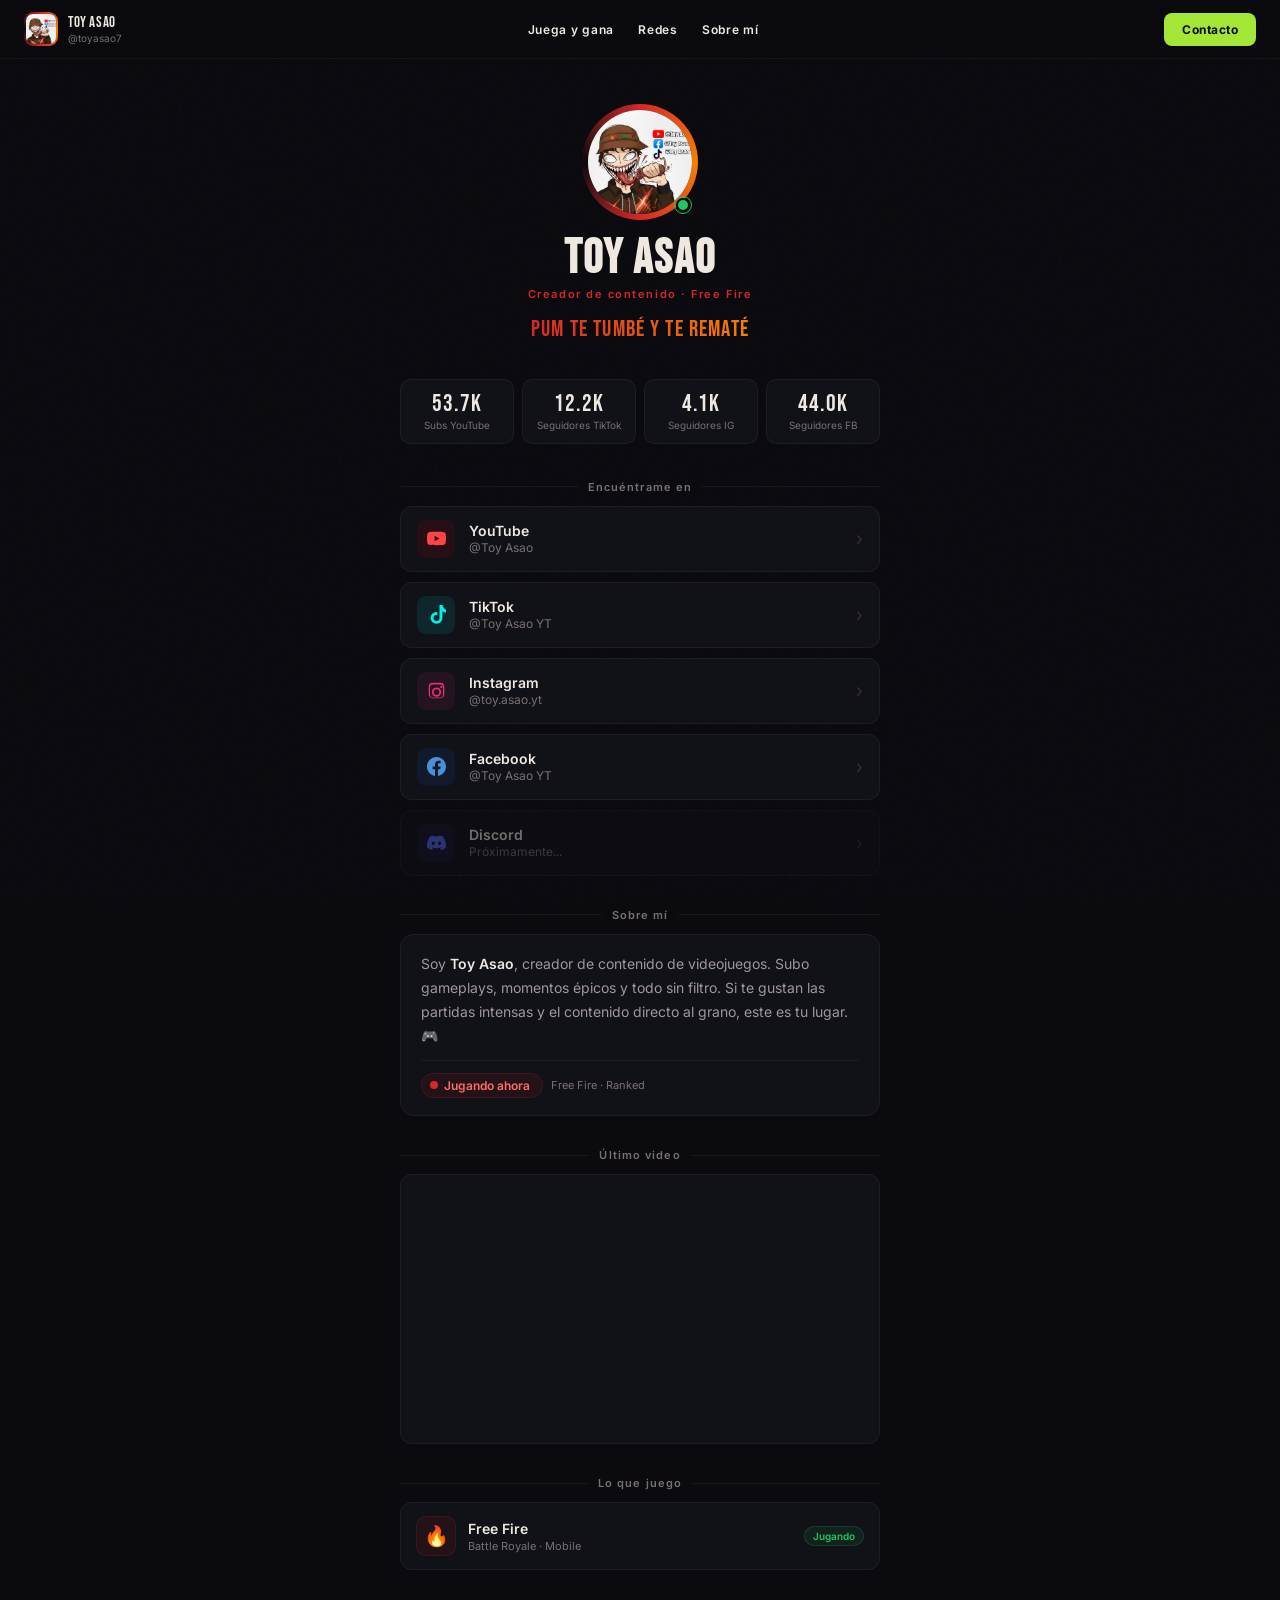
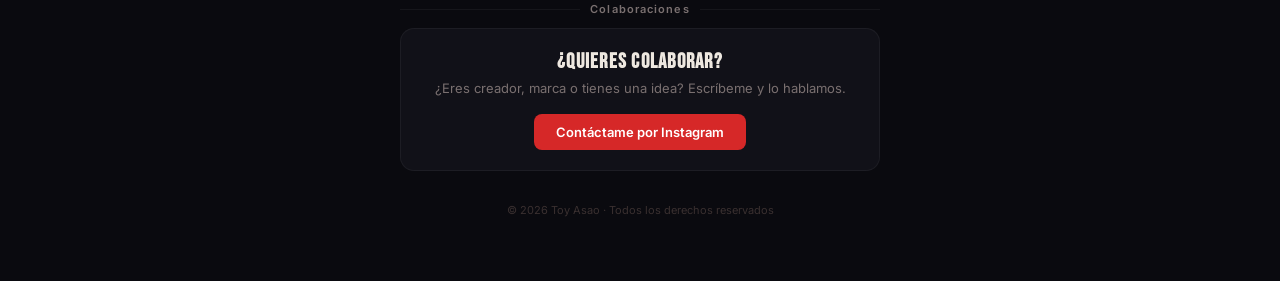
<file: index.html>
<!DOCTYPE html>
<html lang="es">
<head>
  <meta charset="UTF-8">
  <meta http-equiv="Cache-Control" content="no-cache, no-store, must-revalidate">
  <meta http-equiv="Pragma" content="no-cache">
  <meta http-equiv="Expires" content="0">
  <meta name="viewport" content="width=device-width, initial-scale=1.0">
  <title>Toy Asao — Free Fire Creator</title>
  <link rel="stylesheet" href="styles.css">
</head>
<body>

<nav class="navbar">
  <div class="nav-left">
    <div class="nav-avatar"><img src="foto.jpg" alt="Toy Asao"></div>
    <div class="nav-id">
      <span class="n">Toy Asao</span>
      <span class="h">@toyasao7</span>
    </div>
  </div>

  <div class="nav-links">
    <a href="jackpot.html">Juega y gana</a>
    <a href="#redes">Redes</a>
    <a href="#sobre">Sobre mí</a>
  </div>

  <a class="nav-contact" href="https://www.instagram.com/toy.asao.yt" target="_blank" rel="noopener">Contacto</a>
</nav>

<main class="wrap">

  <!-- ══════════════════════════════════════
       HERO — Foto, nombre y frase
       ══════════════════════════════════════ -->
  <section class="hero">

    <div class="pfp-shell">
      <div class="pfp-ring"></div>
      <img class="pfp-img"
           src="foto.jpg"
           alt="Toy Asao">
      <div class="live-dot"></div>
    </div>

    <h1 class="name">Toy Asao</h1>
    <p class="tagline">Creador de contenido · Free Fire</p>
    <p class="phrase"><span>Pum te tumbé y te rematé</span></p>

  </section>


  <!-- ══════════════════════════════════════
       ESTADÍSTICAS
       Actualiza los números en script.js → STATS
       ══════════════════════════════════════ -->
  <div class="stats">
    <div class="stat">
      <span class="stat-num" id="yt-subs">—</span>
      <span class="stat-label">Subs YouTube</span>
    </div>
    <div class="stat">
      <span class="stat-num" id="tt-followers">—</span>
      <span class="stat-label">Seguidores TikTok</span>
    </div>
    <div class="stat">
      <span class="stat-num" id="ig-followers">—</span>
      <span class="stat-label">Seguidores IG</span>
    </div>
    <div class="stat">
      <span class="stat-num" id="fb-followers">—</span>
      <span class="stat-label">Seguidores FB</span>
    </div>
  </div>


  <!-- ══════════════════════════════════════
       REDES SOCIALES
       Para cambiar un link: edita el href=""
       ══════════════════════════════════════ -->
  <div class="sec-title" id="redes">
    <div class="sec-line"></div>
    <span>Encuéntrame en</span>
    <div class="sec-line"></div>
  </div>

  <div class="links">

    <!-- YouTube -->
    <a class="link-btn btn-yt"
       href="https://youtube.com/@toyasao7"
       target="_blank" rel="noopener">
      <div class="btn-icon icon-yt">
        <svg fill="#FF4444" viewBox="0 0 24 24">
          <path d="M23.5 6.2a3 3 0 0 0-2.1-2.1C19.5 3.6 12 3.6 12 3.6s-7.5 0-9.4.5A3 3 0 0 0 .5 6.2 31.2 31.2 0 0 0 0 12a31.2 31.2 0 0 0 .5 5.8 3 3 0 0 0 2.1 2.1c1.9.5 9.4.5 9.4.5s7.5 0 9.4-.5a3 3 0 0 0 2.1-2.1A31.2 31.2 0 0 0 24 12a31.2 31.2 0 0 0-.5-5.8zM9.6 15.6V8.4l6.2 3.6-6.2 3.6z"/>
        </svg>
      </div>
      <div class="btn-info">
        <span class="btn-name">YouTube</span>
        <span class="btn-handle">@Toy Asao</span>
      </div>
      <span class="btn-arrow">›</span>
    </a>

    <!-- TikTok -->
    <a class="link-btn btn-tt"
       href="https://www.tiktok.com/@toyasao.ff"
       target="_blank" rel="noopener">
      <div class="btn-icon icon-tt">
        <svg fill="#00F2EA" viewBox="0 0 24 24">
          <path d="M19.6 0h-3.8v16.3a3.8 3.8 0 0 1-3.8 3.8 3.8 3.8 0 0 1-3.8-3.8 3.8 3.8 0 0 1 3.8-3.8c.4 0 .7 0 1 .1V8.8c-.3 0-.7-.1-1-.1A7.5 7.5 0 0 0 4.5 16.3 7.5 7.5 0 0 0 12 23.8a7.5 7.5 0 0 0 7.5-7.5V7.9A11.3 11.3 0 0 0 26 10V6.4a7.6 7.6 0 0 1-6.4-6.4z"/>
        </svg>
      </div>
      <div class="btn-info">
        <span class="btn-name">TikTok</span>
        <span class="btn-handle">@Toy Asao YT</span>
      </div>
      <span class="btn-arrow">›</span>
    </a>

    <!-- Instagram -->
    <a class="link-btn btn-ig"
       href="https://www.instagram.com/toy.asao.yt"
       target="_blank" rel="noopener">
      <div class="btn-icon icon-ig">
        <svg fill="#E1306C" viewBox="0 0 24 24">
          <path d="M12 2.2c3.2 0 3.6 0 4.9.1 3.3.1 4.8 1.7 4.9 4.9.1 1.3.1 1.6.1 4.8 0 3.2 0 3.6-.1 4.8-.1 3.2-1.6 4.8-4.9 4.9-1.3.1-1.6.1-4.9.1-3.2 0-3.6 0-4.8-.1-3.3-.1-4.8-1.7-4.9-4.9-.1-1.3-.1-1.6-.1-4.8 0-3.2 0-3.6.1-4.8C2.4 3.9 3.9 2.3 7.2 2.3c1.3-.1 1.6-.1 4.8-.1zm0 2.2c-3.1 0-3.5 0-4.7.1-2.3.1-3.3 1.1-3.4 3.4-.1 1.2-.1 1.5-.1 4.7s0 3.5.1 4.7c.1 2.3 1.1 3.3 3.4 3.4 1.2.1 1.5.1 4.7.1s3.5 0 4.7-.1c2.3-.1 3.3-1.1 3.4-3.4.1-1.2.1-1.5.1-4.7s0-3.5-.1-4.7c-.1-2.3-1.1-3.3-3.4-3.4-1.2-.1-1.5-.1-4.7-.1zm0 3.7a5.9 5.9 0 1 1 0 11.8A5.9 5.9 0 0 1 12 8.1zm0 2.2a3.7 3.7 0 1 0 0 7.4 3.7 3.7 0 0 0 0-7.4zm6.1-3.9a1.4 1.4 0 1 1 0 2.8 1.4 1.4 0 0 1 0-2.8z"/>
        </svg>
      </div>
      <div class="btn-info">
        <span class="btn-name">Instagram</span>
        <span class="btn-handle">@toy.asao.yt</span>
      </div>
      <span class="btn-arrow">›</span>
    </a>

    <!-- Facebook -->
    <a class="link-btn btn-fb"
       href="https://www.facebook.com/share/1F2mTrfVc9/"
       target="_blank" rel="noopener">
      <div class="btn-icon icon-fb">
        <svg fill="#4A90D9" viewBox="0 0 24 24">
          <path d="M24 12.1C24 5.4 18.6 0 12 0S0 5.4 0 12.1C0 18.1 4.4 23.1 10.1 24v-8.4H7.1v-3.5h3V9.4c0-3 1.8-4.6 4.5-4.6 1.3 0 2.7.2 2.7.2v2.9h-1.5c-1.5 0-1.9.9-1.9 1.9v2.2h3.3l-.5 3.5h-2.8V24C19.6 23.1 24 18.1 24 12.1z"/>
        </svg>
      </div>
      <div class="btn-info">
        <span class="btn-name">Facebook</span>
        <span class="btn-handle">@Toy Asao YT</span>
      </div>
      <span class="btn-arrow">›</span>
    </a>

    <!-- Discord — se activa automáticamente cuando pongas el link en script.js -->
    <a class="link-btn btn-dc btn-disabled"
       id="discord-btn"
       href="#"
       target="_blank" rel="noopener">
      <div class="btn-icon icon-dc">
        <svg fill="#5865F2" viewBox="0 0 24 24">
          <path d="M20.3 4.4A19.8 19.8 0 0 0 15.4 3c-.2.4-.5.9-.7 1.3a18.3 18.3 0 0 0-5.5 0A13.4 13.4 0 0 0 8.5 3 19.8 19.8 0 0 0 3.7 4.4C.5 9.2-.3 13.8.1 18.4a20 20 0 0 0 6.1 3.1c.5-.7.9-1.4 1.3-2.1-.7-.3-1.4-.6-2-1l.5-.4a14.2 14.2 0 0 0 12 0l.5.4c-.6.4-1.3.7-2 1 .4.7.8 1.4 1.3 2.1a19.9 19.9 0 0 0 6.1-3.1c.5-5.3-.9-9.9-3.6-14zM8 15.5c-1.2 0-2.1-1.1-2.1-2.4 0-1.3.9-2.4 2.1-2.4 1.2 0 2.1 1.1 2.1 2.4 0 1.3-.9 2.4-2.1 2.4zm7.9 0c-1.2 0-2.1-1.1-2.1-2.4 0-1.3.9-2.4 2.1-2.4 1.2 0 2.1 1.1 2.1 2.4 0 1.3-.9 2.4-2.1 2.4z"/>
        </svg>
      </div>
      <div class="btn-info">
        <span class="btn-name">Discord</span>
        <span class="btn-handle" id="discord-handle">Próximamente...</span>
      </div>
      <span class="btn-arrow">›</span>
    </a>

  </div>


  <!-- ══════════════════════════════════════
       SOBRE MÍ
       Edita el texto dentro del <p> si quieres
       ══════════════════════════════════════ -->
  <div class="sec-title" id="sobre">
    <div class="sec-line"></div>
    <span>Sobre mí</span>
    <div class="sec-line"></div>
  </div>

  <div class="about">
    <p>
      Soy <b>Toy Asao</b>, creador de contenido de videojuegos.
      Subo gameplays, momentos épicos y todo sin filtro.
      Si te gustan las partidas intensas y el contenido directo al grano,
      este es tu lugar. 🎮
    </p>
    <div class="about-game">
      <div class="game-badge">
        <div class="game-dot"></div>
        Jugando ahora
      </div>
      <span class="about-game-label">Free Fire · Ranked</span>
    </div>
  </div>


  <!-- ══════════════════════════════════════
       ÚLTIMO VIDEO DE YOUTUBE
       Para cambiar el video: reemplaza "toyasao7"
       con tu nombre de canal o pega el ID del video
       ══════════════════════════════════════ -->
  <div class="sec-title">
    <div class="sec-line"></div>
    <span>Último video</span>
    <div class="sec-line"></div>
  </div>

  <div class="video-section">
    <div class="video-embed">
      <iframe
        src="https://www.youtube.com/embed?listType=user_uploads&list=toyasao7&index=1"
        title="Último video de Toy Asao"
        allow="accelerometer; autoplay; clipboard-write; encrypted-media; gyroscope; picture-in-picture"
        allowfullscreen>
      </iframe>
    </div>
  </div>


  <!-- ══════════════════════════════════════
       LO QUE JUEGO
       Para agregar más juegos: copia un .game-card
       y cambia el emoji, título y estado
       ══════════════════════════════════════ -->
  <div class="sec-title">
    <div class="sec-line"></div>
    <span>Lo que juego</span>
    <div class="sec-line"></div>
  </div>

  <div class="games">
    <div class="games-grid">

      <div class="game-card">
        <div class="game-icon">🔥</div>
        <div class="game-info">
          <span class="game-title">Free Fire</span>
          <span class="game-status">Battle Royale · Mobile</span>
        </div>
        <span class="playing-badge">Jugando</span>
      </div>

      <!-- Para agregar otro juego, descomenta esto y edita:
      <div class="game-card">
        <div class="game-icon">🎮</div>
        <div class="game-info">
          <span class="game-title">Nombre del juego</span>
          <span class="game-status">Género · Plataforma</span>
        </div>
        <span class="playing-badge">Jugando</span>
      </div>
      -->

    </div>
  </div>


  <!-- ══════════════════════════════════════
       COLABORACIONES
       Cambia el href del botón si prefieres
       otro canal de contacto
       ══════════════════════════════════════ -->
  <div class="sec-title">
    <div class="sec-line"></div>
    <span>Colaboraciones</span>
    <div class="sec-line"></div>
  </div>

  <div class="contact">
    <h3>¿Quieres colaborar?</h3>
    <p>¿Eres creador, marca o tienes una idea? Escríbeme y lo hablamos.</p>
    <a class="contact-btn"
       href="https://www.instagram.com/toy.asao.yt"
       target="_blank" rel="noopener">
      Contáctame por Instagram
    </a>
  </div>


  <!-- FOOTER -->
  <p class="footer">© 2026 Toy Asao · Todos los derechos reservados</p>

</main>

<script src="script.js?v=1"></script>
</body>
</html>
</file>
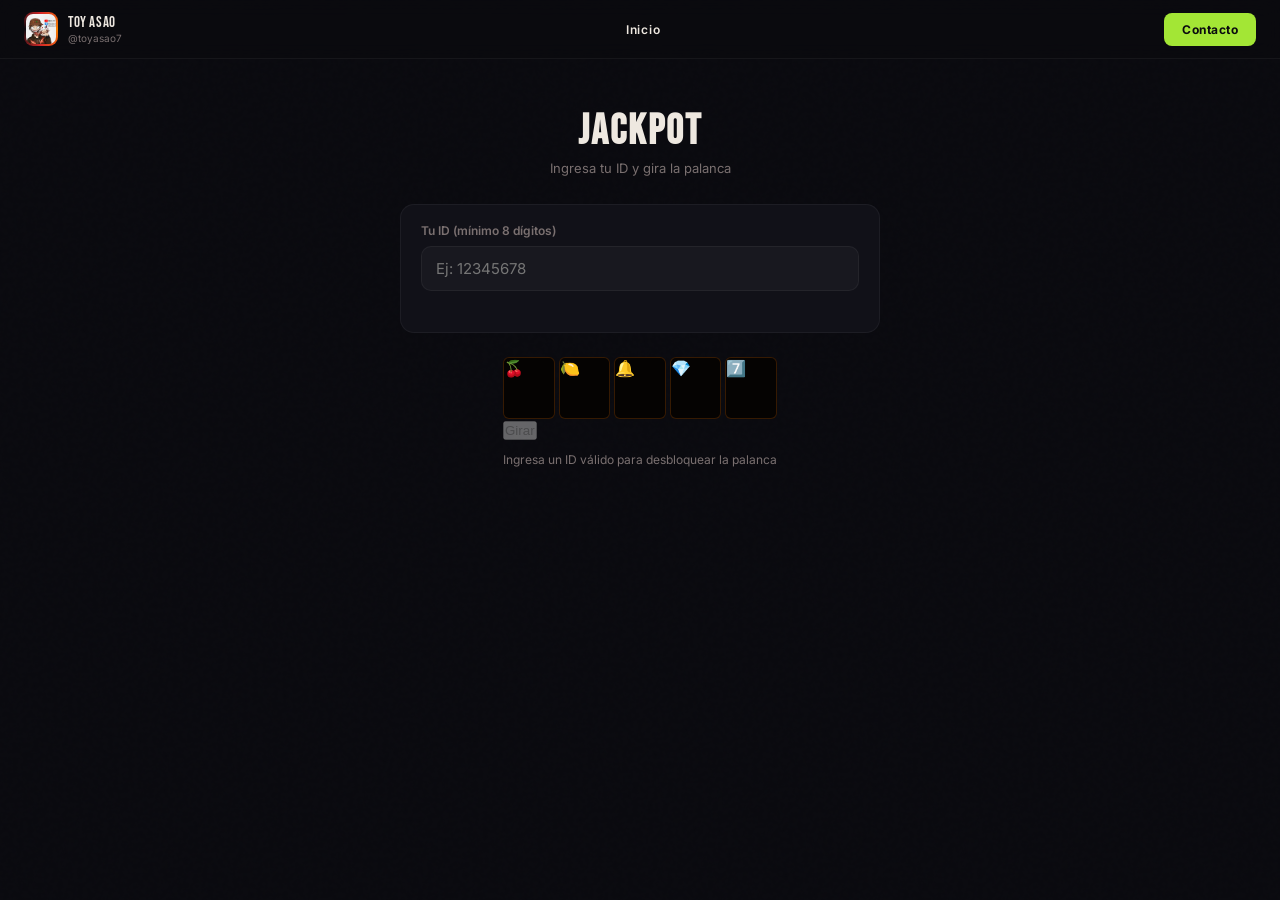
<file: Jackpot.html>
<!DOCTYPE html>
<html lang="es">
<head>
  <meta charset="UTF-8">
  <meta name="viewport" content="width=device-width, initial-scale=1.0">
  <title>Jackpot — Toy Asao</title>
  <link rel="stylesheet" href="styles.css">
  <link rel="stylesheet" href="jackpot.css">
</head>
<body>

<nav class="navbar">
  <div class="nav-left">
    <div class="nav-avatar"><img src="foto.jpg" alt="Toy Asao"></div>
    <div class="nav-id">
      <span class="n">Toy Asao</span>
      <span class="h">@toyasao7</span>
    </div>
  </div>
  <div class="nav-links">
    <a href="index.html">Inicio</a>
  </div>
  <a class="nav-contact" href="https://www.instagram.com/toy.asao.yt" target="_blank" rel="noopener">Contacto</a>
</nav>

<main class="wrap">

  <section class="jp-hero">
    <h1 class="jp-title">Jackpot</h1>
    <p class="jp-subtitle">Ingresa tu ID y gira la palanca</p>
  </section>

  <!-- ══════════════════════════════════════
       GATE — pide el ID antes de poder jugar
       ══════════════════════════════════════ -->
  <section class="id-gate" id="id-gate">
    <label class="id-label" for="player-id">Tu ID (mínimo 8 dígitos)</label>
    <input
      class="id-input"
      type="text"
      id="player-id"
      inputmode="numeric"
      autocomplete="off"
      placeholder="Ej: 12345678"
      minlength="8"
      pattern="[0-9]{8,}"
      required>
    <p class="id-error" id="id-error"></p>
  </section>

  <!-- ══════════════════════════════════════
       MÁQUINA — 5 carretes + palanca
       Bloqueada hasta que el ID sea válido
       ══════════════════════════════════════ -->
  <section class="machine" id="machine">

    <div class="reels" id="reels">
      <div class="reel-window"><div class="reel-symbol" data-reel="0">🍒</div></div>
      <div class="reel-window"><div class="reel-symbol" data-reel="1">🍋</div></div>
      <div class="reel-window"><div class="reel-symbol" data-reel="2">🔔</div></div>
      <div class="reel-window"><div class="reel-symbol" data-reel="3">💎</div></div>
      <div class="reel-window"><div class="reel-symbol" data-reel="4">7️⃣</div></div>
    </div>

    <button class="spin-btn" id="spin-btn" disabled>
      Girar
    </button>

    <p class="lock-msg" id="lock-msg">Ingresa un ID válido para desbloquear la palanca</p>

    <p class="result-msg" id="result-msg"></p>

  </section>

</main>

<script src="jackpot.js"></script>
</body>
</html>
</file>
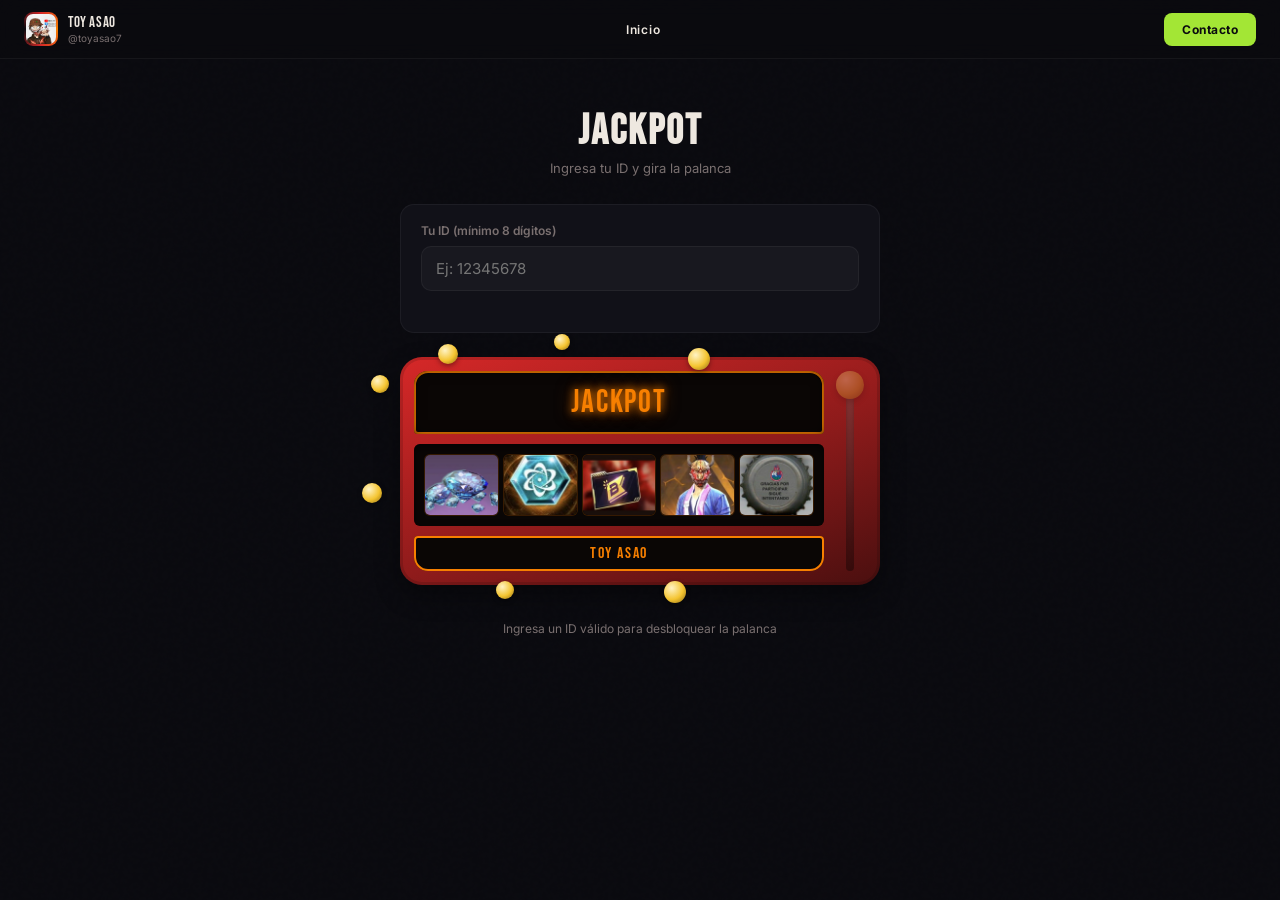
<file: jackpot.html>
<!DOCTYPE html>
<html lang="es">
<head>
  <meta charset="UTF-8">
  <meta name="viewport" content="width=device-width, initial-scale=1.0">
  <title>Jackpot — Toy Asao</title>
  <link rel="stylesheet" href="styles.css">
  <link rel="stylesheet" href="jackpot.css">
</head>
<body>

<nav class="navbar">
  <div class="nav-left">
    <div class="nav-avatar"><img src="foto.jpg" alt="Toy Asao"></div>
    <div class="nav-id">
      <span class="n">Toy Asao</span>
      <span class="h">@toyasao7</span>
    </div>
  </div>
  <div class="nav-links">
    <a href="index.html">Inicio</a>
  </div>
  <a class="nav-contact" href="https://www.instagram.com/toy.asao.yt" target="_blank" rel="noopener">Contacto</a>
</nav>

<main class="wrap">

  <section class="jp-hero">
    <h1 class="jp-title">Jackpot</h1>
    <p class="jp-subtitle">Ingresa tu ID y gira la palanca</p>
  </section>

  <!-- ══════════════════════════════════════
       GATE — pide el ID antes de poder jugar
       ══════════════════════════════════════ -->
  <section class="id-gate" id="id-gate">
    <label class="id-label" for="player-id">Tu ID (mínimo 8 dígitos)</label>
    <input
      class="id-input"
      type="text"
      id="player-id"
      inputmode="numeric"
      autocomplete="off"
      placeholder="Ej: 12345678"
      minlength="8"
      pattern="[0-9]{8,}"
      required>
    <p class="id-error" id="id-error"></p>
  </section>

  <!-- ══════════════════════════════════════
       GABINETE — pantalla + 5 carretes + palanca
       Bloqueado hasta que el ID sea válido
       ══════════════════════════════════════ -->
  <section class="cabinet" id="machine">

    <div class="coins" aria-hidden="true">
      <span class="coin" style="top:-6%; left:8%; width:20px; height:20px;"></span>
      <span class="coin" style="top:-10%; left:32%; width:16px; height:16px;"></span>
      <span class="coin" style="top:-4%; left:60%; width:22px; height:22px;"></span>
      <span class="coin" style="top:8%; left:-6%; width:18px; height:18px;"></span>
      <span class="coin" style="top:55%; left:-8%; width:20px; height:20px;"></span>
      <span class="coin" style="bottom:-6%; left:20%; width:18px; height:18px;"></span>
      <span class="coin" style="bottom:-8%; left:55%; width:22px; height:22px;"></span>
    </div>

    <div class="cabinet-body">

      <div class="screen">
        <span class="screen-title">Jackpot</span>
      </div>

      <div class="reels-frame">
        <div class="reels" id="reels">
          <div class="reel-window"><img class="reel-symbol" data-reel="0" src="diamantes.jpg" alt=""></div>
          <div class="reel-window"><img class="reel-symbol" data-reel="1" src="fragmento_evo.jpg" alt=""></div>
          <div class="reel-window"><img class="reel-symbol" data-reel="2" src="booyah_pass.jpg" alt=""></div>
          <div class="reel-window"><img class="reel-symbol" data-reel="3" src="sakura.jpg" alt=""></div>
          <div class="reel-window"><img class="reel-symbol" data-reel="4" src="sigue_intentando.jpg" alt=""></div>
        </div>
      </div>

      <div class="plate">
        <span class="plate-text">Toy Asao</span>
      </div>

    </div>

    <button class="lever-btn" id="spin-btn" disabled aria-label="Girar la palanca">
      <span class="lever-track"></span>
      <span class="lever-knob"></span>
    </button>

  </section>

  <p class="lock-msg" id="lock-msg">Ingresa un ID válido para desbloquear la palanca</p>

  <p class="result-msg" id="result-msg"></p>

</main>

<script src="jackpot.js"></script>
</body>
</html>
</file>
<file: styles.css>
/* ============================================
   TOY ASAO — styles.css
   Paleta: rojo #D62828 · naranja #F77F00
   Fuentes: Bebas Neue (títulos) · Inter (texto)
   ============================================ */

@import url('https://fonts.googleapis.com/css2?family=Bebas+Neue&family=Inter:wght@400;500;600&display=swap');

/* ── VARIABLES ── */
:root {
  --bg:           #0A0A0F;
  --surface:      #111118;
  --surface2:     #18181F;
  --border:       #FFFFFF0D;
  --border-hover: #FFFFFF22;
  --red:          #D62828;
  --red-glow:     #D6282844;
  --red-dim:      #D6282818;
  --orange:       #F77F00;
  --text:         #EEE8E0;
  --text-muted:   #7A7070;
  --text-dim:     #3A3030;
}

/* ── RESET ── */
*, *::before, *::after {
  margin: 0;
  padding: 0;
  box-sizing: border-box;
}

html { scroll-behavior: smooth; }

/* ── BASE ── */
body {
  background: var(--bg);
  color: var(--text);
  font-family: 'Inter', sans-serif;
  min-height: 100vh;
  overflow-x: hidden;
}

/* Textura de ruido sutil */
body::before {
  content: '';
  position: fixed;
  inset: 0;
  background-image: url("data:image/svg+xml,%3Csvg viewBox='0 0 200 200' xmlns='http://www.w3.org/2000/svg'%3E%3Cfilter id='n'%3E%3CfeTurbulence type='fractalNoise' baseFrequency='0.9' numOctaves='4' stitchTiles='stitch'/%3E%3C/filter%3E%3Crect width='100%25' height='100%25' filter='url(%23n)' opacity='0.03'/%3E%3C/svg%3E");
  pointer-events: none;
  z-index: 0;
  opacity: 0.4;
}

/* ============================================
   NAVBAR SUPERIOR
   ============================================ */
.navbar {
  display: flex;
  align-items: center;
  justify-content: space-between;
  gap: 1.5rem;
  padding: 12px 1.5rem;
  background: rgba(10, 10, 15, .9);
  backdrop-filter: blur(10px);
  border-bottom: 1px solid var(--border);
  position: sticky;
  top: 0;
  z-index: 50;
}

.nav-left { display: flex; align-items: center; gap: 10px; flex-shrink: 0; }
.nav-avatar {
  width: 34px; height: 34px; border-radius: 9px; padding: 2px;
  background: conic-gradient(var(--red), var(--orange), var(--red), #0A0A0F, var(--red));
  display: flex; align-items: center; justify-content: center; flex-shrink: 0;
}
.nav-avatar img {
  width: 100%; height: 100%; border-radius: 7px;
  object-fit: cover; object-position: center top; display: block;
}
.nav-id .n { font-family: 'Bebas Neue', sans-serif; font-size: 15px; letter-spacing: .04em; line-height: 1; display: block; }
.nav-id .h { font-size: 10px; color: var(--text-muted); display: block; margin-top: 2px; }

.nav-links { display: flex; gap: 1.5rem; align-items: center; flex: 1; justify-content: center; }
.nav-links a {
  font-size: 12px; font-weight: 600; letter-spacing: .06em;
  color: var(--text); text-decoration: none; padding: 6px 0; position: relative;
}
.nav-links a::after {
  content: ''; position: absolute; left: 0; bottom: -2px; width: 0; height: 2px;
  background: linear-gradient(90deg, var(--red), var(--orange)); transition: width .2s;
}
.nav-links a:hover::after { width: 100%; }

.nav-contact {
  flex-shrink: 0;
  background: #A3E635;
  color: #0A0A0F; font-size: 12px; font-weight: 700; letter-spacing: .04em;
  padding: 9px 18px; border-radius: 8px; text-decoration: none; white-space: nowrap;
  box-shadow: inset 0 0 0 0 #D9FF6690, 0 0 0 0 #A3E63500;
  transition: transform .15s, box-shadow .25s, background .25s;
}
.nav-contact:hover {
  transform: translateY(-1px);
  background: #B6F23D;
  box-shadow: inset 0 0 14px 2px #EFFFAA, 0 0 22px 4px #A3E63590;
}

@media (max-width: 480px) {
  .nav-links { display: none; }
}

/* Evita que la barra fija tape las secciones al usar anclas */
#redes, #sobre { scroll-margin-top: 70px; }

/* ── LAYOUT ── */
.wrap {
  position: relative;
  z-index: 1;
  max-width: 520px;
  margin: 0 auto;
  padding: 3rem 1.25rem 4rem;
  display: flex;
  flex-direction: column;
  align-items: center;
}

/* ── SEPARADORES DE SECCIÓN ── */
.sec-title {
  width: 100%;
  display: flex;
  align-items: center;
  gap: 10px;
  margin-bottom: 0.75rem;
  margin-top: 0.25rem;
}
.sec-title span {
  font-size: 11px;
  font-weight: 600;
  color: var(--text-muted);
  letter-spacing: 0.1em;
  white-space: nowrap;
}
.sec-line {
  flex: 1;
  height: 1px;
  background: var(--border);
}

/* ============================================
   HERO
   ============================================ */
.hero {
  display: flex;
  flex-direction: column;
  align-items: center;
  width: 100%;
  animation: fadeIn 0.6s ease both;
}

/* Foto de perfil */
.pfp-shell {
  position: relative;
  width: 110px;
  height: 110px;
  margin-bottom: 1.1rem;
}
.pfp-ring {
  position: absolute;
  inset: -3px;
  border-radius: 50%;
  background: conic-gradient(var(--red), var(--orange), var(--red), #0A0A0F, var(--red));
  animation: spin 6s linear infinite;
}
.pfp-img {
  position: absolute;
  inset: 3px;
  border-radius: 50%;
  object-fit: cover;
  object-position: center top;
  background: var(--surface);
  width: calc(100% - 6px);
  height: calc(100% - 6px);
}

/* Punto verde de "activo" */
.live-dot {
  position: absolute;
  bottom: 5px;
  right: 5px;
  width: 14px;
  height: 14px;
  background: #22C55E;
  border: 2.5px solid var(--bg);
  border-radius: 50%;
  z-index: 2;
}
.live-dot::after {
  content: '';
  position: absolute;
  inset: -4px;
  border-radius: 50%;
  border: 1.5px solid #22C55E;
  animation: pulse 2s ease infinite;
}

/* Nombre y textos del hero */
.name {
  font-family: 'Bebas Neue', sans-serif;
  font-size: 3rem;
  letter-spacing: 0.04em;
  line-height: 1;
  color: var(--text);
  text-align: center;
  margin-bottom: 0.3rem;
}
.tagline {
  font-size: 11px;
  font-weight: 600;
  letter-spacing: 0.14em;
  color: var(--red);
  text-align: center;
  margin-bottom: 0.9rem;
}
.phrase {
  font-family: 'Bebas Neue', sans-serif;
  font-size: 1.45rem;
  letter-spacing: 0.05em;
  text-align: center;
  margin-bottom: 2.2rem;
  line-height: 1.2;
  max-width: 340px;
}
.phrase span {
  background: linear-gradient(90deg, var(--red), var(--orange));
  -webkit-background-clip: text;
  -webkit-text-fill-color: transparent;
  background-clip: text;
}

/* ============================================
   ESTADÍSTICAS
   ============================================ */
.stats {
  display: grid;
  grid-template-columns: repeat(4, 1fr);
  gap: 8px;
  width: 100%;
  margin-bottom: 2rem;
  animation: fadeIn 0.6s ease 0.15s both;
}
.stat {
  background: var(--surface);
  border: 1px solid var(--border);
  border-radius: 10px;
  padding: 12px 8px;
  text-align: center;
}
.stat-num {
  font-family: 'Bebas Neue', sans-serif;
  font-size: 1.5rem;
  letter-spacing: 0.04em;
  color: var(--text);
  line-height: 1;
  display: block;
}
.stat-label {
  font-size: 10px;
  color: var(--text-muted);
  margin-top: 3px;
  display: block;
}

/* ============================================
   BOTONES DE REDES SOCIALES
   ============================================ */
.links {
  width: 100%;
  display: flex;
  flex-direction: column;
  gap: 10px;
  margin-bottom: 1.75rem;
  animation: fadeIn 0.6s ease 0.25s both;
}

.link-btn {
  display: flex;
  align-items: center;
  gap: 14px;
  padding: 13px 16px;
  background: var(--surface);
  border: 1px solid var(--border);
  border-radius: 12px;
  text-decoration: none;
  color: var(--text);
  transition: border-color 0.2s, transform 0.2s, box-shadow 0.2s;
  position: relative;
  overflow: hidden;
}

/* Barra lateral de color al hacer hover */
.link-btn::before {
  content: '';
  position: absolute;
  left: 0; top: 0; bottom: 0;
  width: 3px;
  border-radius: 12px 0 0 12px;
  opacity: 0;
  transition: opacity 0.2s;
}
.link-btn:hover {
  transform: translateX(4px);
  border-color: var(--border-hover);
}
.link-btn:hover::before { opacity: 1; }

/* Colores por red social */
.btn-yt::before  { background: #FF0000; }
.btn-yt:hover    { box-shadow: -3px 0 12px #FF000030; }
.btn-tt::before  { background: #00F2EA; }
.btn-tt:hover    { box-shadow: -3px 0 12px #00F2EA30; }
.btn-ig::before  { background: #E1306C; }
.btn-ig:hover    { box-shadow: -3px 0 12px #E1306C30; }
.btn-fb::before  { background: #1877F2; }
.btn-fb:hover    { box-shadow: -3px 0 12px #1877F230; }
.btn-dc::before  { background: #5865F2; }
.btn-dc:hover    { box-shadow: -3px 0 12px #5865F230; }

/* Icono cuadrado de cada red */
.btn-icon {
  width: 38px;
  height: 38px;
  border-radius: 9px;
  display: flex;
  align-items: center;
  justify-content: center;
  flex-shrink: 0;
}
.icon-yt { background: #FF000018; }
.icon-tt { background: #00F2EA18; }
.icon-ig { background: #E1306C18; }
.icon-fb { background: #1877F218; }
.icon-dc { background: #5865F218; }
.btn-icon svg { width: 19px; height: 19px; display: block; }

/* Texto del botón */
.btn-info  { flex: 1; }
.btn-name  { font-size: 14px; font-weight: 600; display: block; color: var(--text); }
.btn-handle { font-size: 12px; color: var(--text-muted); margin-top: 1px; display: block; }

/* Flecha */
.btn-arrow {
  color: var(--text-dim);
  font-size: 18px;
  transition: color 0.2s, transform 0.2s;
  line-height: 1;
}
.link-btn:hover .btn-arrow {
  color: var(--text-muted);
  transform: translateX(2px);
}

/* Discord deshabilitado mientras no hay link */
.btn-disabled {
  opacity: 0.45;
  pointer-events: none;
  cursor: default;
}

/* ============================================
   SOBRE MÍ
   ============================================ */
.about {
  width: 100%;
  background: var(--surface);
  border: 1px solid var(--border);
  border-radius: 14px;
  padding: 1.1rem 1.25rem;
  margin-bottom: 1.75rem;
  animation: fadeIn 0.6s ease 0.35s both;
}
.about p {
  font-size: 14px;
  line-height: 1.7;
  color: #A09898;
}
.about p b { color: var(--text); font-weight: 600; }

/* Badge de juego actual */
.about-game {
  display: flex;
  align-items: center;
  gap: 8px;
  margin-top: 0.75rem;
  padding-top: 0.75rem;
  border-top: 1px solid var(--border);
}
.game-badge {
  display: inline-flex;
  align-items: center;
  gap: 6px;
  background: var(--red-dim);
  border: 1px solid #D6282830;
  border-radius: 20px;
  padding: 4px 12px 4px 8px;
  font-size: 12px;
  font-weight: 600;
  color: #FF6B6B;
}
.game-dot {
  width: 8px;
  height: 8px;
  background: var(--red);
  border-radius: 50%;
  flex-shrink: 0;
}
.about-game-label {
  font-size: 11px;
  color: var(--text-muted);
}

/* ============================================
   ÚLTIMO VIDEO
   ============================================ */
.video-section {
  width: 100%;
  margin-bottom: 1.75rem;
  animation: fadeIn 0.6s ease 0.4s both;
}
.video-embed {
  width: 100%;
  aspect-ratio: 16 / 9;
  border-radius: 12px;
  overflow: hidden;
  border: 1px solid var(--border);
  background: var(--surface);
}
.video-embed iframe {
  width: 100%;
  height: 100%;
  border: none;
  display: block;
}

/* ============================================
   JUEGOS
   ============================================ */
.games {
  width: 100%;
  margin-bottom: 1.75rem;
  animation: fadeIn 0.6s ease 0.45s both;
}
.games-grid {
  display: grid;
  grid-template-columns: 1fr;
  gap: 8px;
}
.game-card {
  background: var(--surface);
  border: 1px solid var(--border);
  border-radius: 12px;
  padding: 13px 15px;
  display: flex;
  align-items: center;
  gap: 12px;
}
.game-icon {
  width: 40px;
  height: 40px;
  border-radius: 10px;
  background: var(--red-dim);
  border: 1px solid #D6282828;
  display: flex;
  align-items: center;
  justify-content: center;
  font-size: 20px;
  flex-shrink: 0;
}
.game-info  { flex: 1; }
.game-title  { font-size: 14px; font-weight: 600; color: var(--text); display: block; }
.game-status { font-size: 11px; color: var(--text-muted); margin-top: 2px; display: block; }
.playing-badge {
  font-size: 10px;
  font-weight: 600;
  background: #22C55E18;
  color: #22C55E;
  border: 1px solid #22C55E30;
  padding: 3px 8px;
  border-radius: 20px;
  white-space: nowrap;
}

/* ============================================
   COLABORACIONES / CONTACTO
   ============================================ */
.contact {
  width: 100%;
  background: var(--surface);
  border: 1px solid var(--border);
  border-radius: 14px;
  padding: 1.25rem;
  text-align: center;
  margin-bottom: 2rem;
  animation: fadeIn 0.6s ease 0.5s both;
}
.contact h3 {
  font-family: 'Bebas Neue', sans-serif;
  font-size: 1.3rem;
  letter-spacing: 0.06em;
  color: var(--text);
  margin-bottom: 0.3rem;
}
.contact p {
  font-size: 13px;
  color: var(--text-muted);
  margin-bottom: 1rem;
  line-height: 1.5;
}
.contact-btn {
  display: inline-flex;
  align-items: center;
  gap: 8px;
  background: var(--red);
  color: #fff;
  font-size: 13px;
  font-weight: 600;
  padding: 10px 22px;
  border-radius: 8px;
  text-decoration: none;
  transition: background 0.2s, transform 0.15s;
}
.contact-btn:hover {
  background: #B52020;
  transform: translateY(-1px);
}

/* ============================================
   FOOTER
   ============================================ */
.footer {
  font-size: 11px;
  color: var(--text-dim);
  text-align: center;
  animation: fadeIn 0.6s ease 0.6s both;
}

/* ============================================
   ANIMACIONES
   ============================================ */
@keyframes fadeIn {
  from { opacity: 0; transform: translateY(14px); }
  to   { opacity: 1; transform: translateY(0); }
}
@keyframes spin {
  to { transform: rotate(360deg); }
}
@keyframes pulse {
  0%, 100% { opacity: 1; transform: scale(1); }
  50%       { opacity: 0; transform: scale(1.8); }
}

/* ============================================
   RESPONSIVE MÓVIL
   ============================================ */
@media (max-width: 420px) {
  .name { font-size: 2.4rem; }
  .wrap { padding: 2rem 1rem 3rem; }
  .stats { grid-template-columns: repeat(2, 1fr); }
}
</file>
<file: jackpot.css>
/* ============================================
   JACKPOT — jackpot.css
   Usa las variables de styles.css (--bg, --red, --orange, etc.)
   ============================================ */

.jp-hero {
  text-align: center;
  margin-bottom: 1.75rem;
  animation: fadeIn 0.6s ease both;
}
.jp-title {
  font-family: 'Bebas Neue', sans-serif;
  font-size: 2.6rem;
  letter-spacing: 0.05em;
  color: var(--text);
}
.jp-subtitle {
  font-size: 13px;
  color: var(--text-muted);
  margin-top: 0.25rem;
}

/* ============================================
   GATE DE ID
   ============================================ */
.id-gate {
  width: 100%;
  background: var(--surface);
  border: 1px solid var(--border);
  border-radius: 14px;
  padding: 1.1rem 1.25rem;
  margin-bottom: 1.5rem;
  animation: fadeIn 0.6s ease 0.1s both;
}
.id-label {
  display: block;
  font-size: 12px;
  font-weight: 600;
  color: var(--text-muted);
  margin-bottom: 0.5rem;
}
.id-input {
  width: 100%;
  background: var(--surface2);
  border: 1px solid var(--border);
  border-radius: 10px;
  padding: 12px 14px;
  font-size: 15px;
  color: var(--text);
  font-family: 'Inter', sans-serif;
  outline: none;
  transition: border-color 0.2s;
}
.id-input:focus {
  border-color: var(--red);
}
.id-input.invalid {
  border-color: #E24B4A;
}
.id-error {
  min-height: 16px;
  font-size: 12px;
  color: #F87171;
  margin-top: 0.5rem;
}

/* ============================================
   GABINETE — rojo/naranja de marca + palanca
   ============================================ */
.cabinet {
  width: 100%;
  display: flex;
  gap: 10px;
  position: relative;
  background: linear-gradient(160deg, var(--red) 0%, #8F1B1B 55%, #4A0F0F 100%);
  border-radius: 22px;
  padding: 14px;
  margin-bottom: 1.5rem;
  box-shadow: inset 0 0 0 3px #00000022, 0 10px 24px #00000060;
  animation: fadeIn 0.6s ease 0.2s both;
}

.cabinet-body {
  flex: 1;
  min-width: 0;
  display: flex;
  flex-direction: column;
  gap: 10px;
}

/* ── Monedas decorativas ── */
.coins {
  position: absolute;
  inset: 0;
  pointer-events: none;
}
.coin {
  position: absolute;
  border-radius: 50%;
  background: radial-gradient(circle at 35% 32%, #FFF3C4, #F4C430 55%, #8B6914);
  box-shadow: 0 2px 5px #00000060;
}

/* ── Pantalla digital ── */
.screen {
  background: #0A0605;
  border-radius: 14px 14px 4px 4px;
  padding: 12px;
  text-align: center;
  box-shadow: inset 0 0 12px #00000090, inset 0 0 0 2px var(--orange);
}
.screen-title {
  font-family: 'Bebas Neue', sans-serif;
  font-size: 2rem;
  letter-spacing: 0.06em;
  color: var(--orange);
  text-shadow: 0 0 8px var(--orange), 0 0 18px #F7790080;
}

/* ── Panel de carretes (hundido dentro del gabinete) ── */
.reels-frame {
  background: #0A0605;
  border-radius: 6px;
  padding: 10px;
  box-shadow: inset 0 4px 10px #00000090;
}

.reels {
  display: grid;
  grid-template-columns: repeat(5, 1fr);
  gap: 4px;
}

.reel-window {
  background: #050302;
  border-radius: 6px;
  height: 62px;
  display: flex;
  align-items: center;
  justify-content: center;
  overflow: hidden;
  border: 1px solid #F7790033;
}

.reel-symbol {
  width: 100%;
  height: 100%;
  object-fit: cover;
  transition: transform 0.15s ease;
}

/* Efecto visual mientras gira */
.reel-window.spinning .reel-symbol {
  filter: blur(2px);
}

/* Pequeño rebote cuando un carrete se detiene */
.reel-window.stopped .reel-symbol {
  animation: reelStop 0.25s ease;
}
@keyframes reelStop {
  0%   { transform: scale(1.15); }
  100% { transform: scale(1); }
}

/* ── Placa inferior ── */
.plate {
  background: #0A0605;
  border-radius: 4px 4px 14px 14px;
  padding: 8px 12px;
  text-align: center;
  box-shadow: inset 0 0 0 2px var(--orange);
}
.plate-text {
  display: block;
  font-family: 'Bebas Neue', sans-serif;
  font-size: 1rem;
  letter-spacing: 0.1em;
  color: var(--orange);
}

/* ── Palanca lateral ── */
.lever-btn {
  flex-shrink: 0;
  width: 32px;
  background: transparent;
  border: none;
  padding: 0;
  cursor: pointer;
  position: relative;
}
.lever-btn:disabled {
  opacity: 0.35;
  cursor: not-allowed;
}
.lever-track {
  display: block;
  width: 8px;
  height: 100%;
  margin: 0 auto;
  border-radius: 4px;
  background: linear-gradient(180deg, #6B6B6B, #1A1A1A 70%, #000);
  box-shadow: inset 0 0 3px #00000090;
}
.lever-knob {
  position: absolute;
  top: 0;
  left: 50%;
  transform: translateX(-50%);
  width: 28px;
  height: 28px;
  border-radius: 50%;
  background: radial-gradient(circle at 35% 30%, #FFE9A0, #D4AF37 55%, #7A5A0E);
  box-shadow: 0 3px 6px #00000070;
  transition: top 0.25s ease;
}
.lever-btn.pulled .lever-knob {
  top: calc(100% - 28px);
}

/* ============================================
   MENSAJES
   ============================================ */
.lock-msg {
  width: 100%;
  text-align: center;
  font-size: 12px;
  color: var(--text-muted);
  margin-top: 0.75rem;
}
.lock-msg.hidden {
  display: none;
}

.result-msg {
  width: 100%;
  text-align: center;
  font-size: 14px;
  font-weight: 600;
  color: var(--text);
  margin-top: 0.75rem;
  min-height: 20px;
}
</file>
